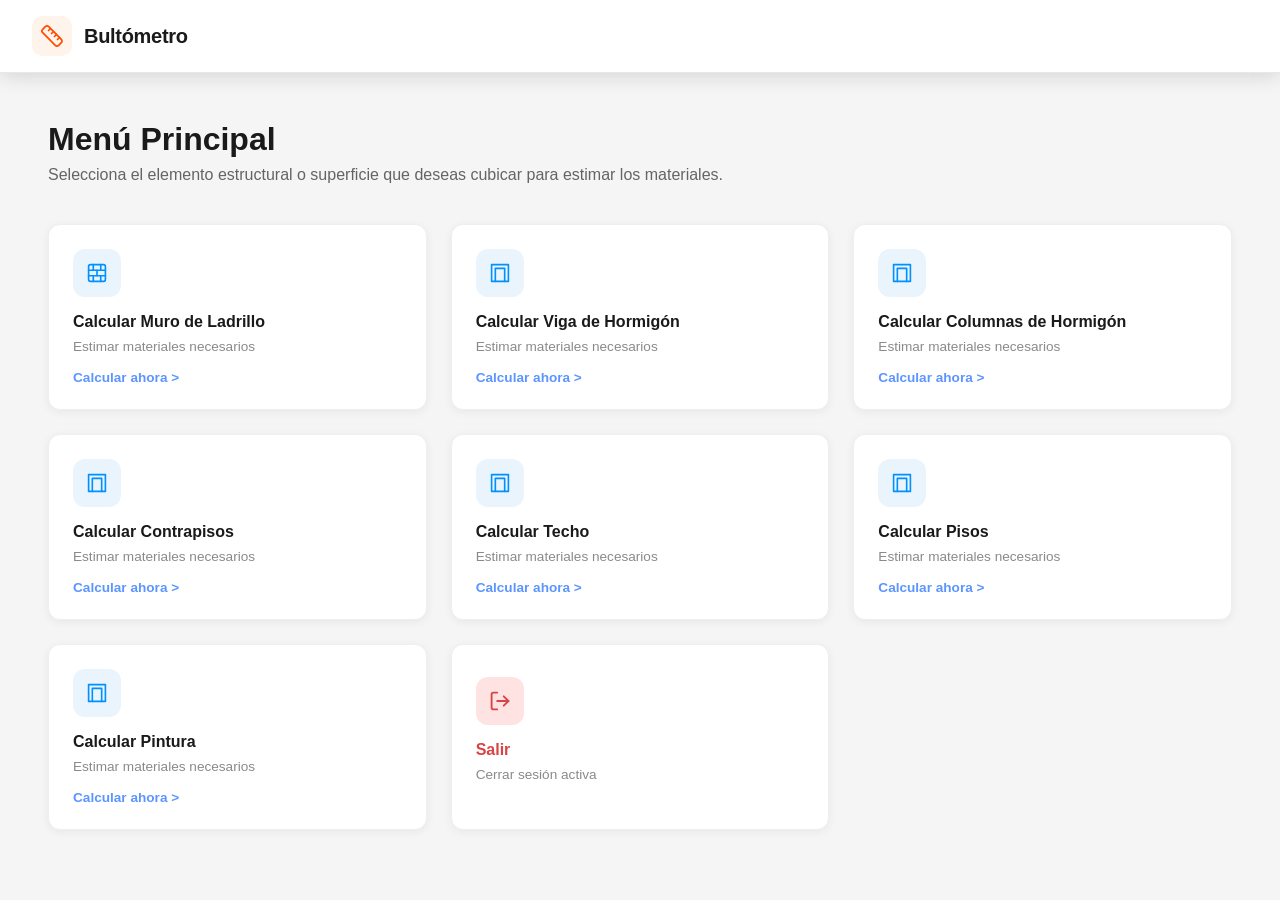
<file: index.html>
<!DOCTYPE html>
<html lang="es">
<head>
    <meta charset="UTF-8">
    <meta name="viewport" content="width=device-width, user-scalable=no, initial-scale=1.0, maximum-scale=1.0, minimum-scale=1.0">
    <meta http-equiv="X-UA-Compatible" content="IE=edge">
    <title>Bultómetro</title>
    <meta name="author" content="Juan Pablo Amaya">
    <meta name="description" content="Bultómetro calculadora de materiales de construcción">
    <meta name="keywords" content="bultómetro, calculadora, materiales, construcción">
    <meta name="robots" content="index, follow">
    <link rel="icon" type="image/x-icon" href="img/Logo.png">
    <link rel="stylesheet" href="css/index.css">
</head>
<body>
    <header>
            <div class="header__logo">
            <span class="header__logo-icon"><svg xmlns="http://www.w3.org/2000/svg" width="256" height="256" viewBox="0 0 24 24" fill="none" stroke="#ff4d00" stroke-width="1.75" stroke-linecap="round" stroke-linejoin="round" class="lucide lucide-ruler"><path d="M21.3 15.3a2.4 2.4 0 0 1 0 3.4l-2.6 2.6a2.4 2.4 0 0 1-3.4 0L2.7 8.7a2.41 2.41 0 0 1 0-3.4l2.6-2.6a2.41 2.41 0 0 1 3.4 0Z"/><path d="m14.5 12.5 2-2"/><path d="m11.5 9.5 2-2"/><path d="m8.5 6.5 2-2"/><path d="m17.5 15.5 2-2"/></svg></span>
            <span class="header__logo-text">Bultómetro</span></div>
    </header>
    <main>
        <div class="titulo-menu">
        <h2>Menú Principal</h2>
        <p>Selecciona el elemento estructural o superficie que deseas cubicar para estimar los materiales.</p>
        </div>
        <div class="menu">
        <div class="muro-ladrillo">
            <a href="muro-ladrillo.html" class="btn"><svg xmlns="http://www.w3.org/2000/svg" width="256" height="256" viewBox="0 0 24 24" fill="none" stroke="#0091ff" stroke-width="1.75" stroke-linecap="round" stroke-linejoin="round" class="lucide lucide-brick-wall"><rect width="18" height="18" x="3" y="3" rx="2"/><path d="M12 9v6"/><path d="M16 15v6"/><path d="M16 3v6"/><path d="M3 15h18"/><path d="M3 9h18"/><path d="M8 15v6"/><path d="M8 3v6"/></svg>
            <h2>Calcular Muro de Ladrillo</h2>
            <p>Estimar materiales necesarios</p>
                Calcular ahora ></a>
        </div>
        <div class="viga-hormigon">
            <a href="viga-hormigon.html" class="btn"><svg xmlns="http://www.w3.org/2000/svg" width="256" height="256" viewBox="0 0 24 24" fill="none" stroke="#0091ff" stroke-width="1.75" stroke-linecap="round" stroke-linejoin="round" class="lucide lucide-arch"><path d="M21 21H3V3h18v18Z"/><path d="M7 21V7h10v14"/></svg>
            <h2>Calcular Viga de Hormigón</h2>
            <p>Estimar materiales necesarios</p>
                Calcular ahora ></a>
        </div>
        <div class="columna-hormigon">
            <a href="columna-hormigon.html" class="btn"><svg xmlns="http://www.w3.org/2000/svg" width="256" height="256" viewBox="0 0 24 24" fill="none" stroke="#0091ff" stroke-width="1.75" stroke-linecap="round" stroke-linejoin="round" class="lucide lucide-arch"><path d="M21 21H3V3h18v18Z"/><path d="M7 21V7h10v14"/></svg>
            <h2>Calcular Columnas de Hormigón</h2>
            <p>Estimar materiales necesarios</p>
                Calcular ahora ></a>
        </div>
        <div class="contrapisos">
            <a href="contrapiso.html" class="btn"><svg xmlns="http://www.w3.org/2000/svg" width="256" height="256" viewBox="0 0 24 24" fill="none" stroke="#0091ff" stroke-width="1.75" stroke-linecap="round" stroke-linejoin="round" class="lucide lucide-arch"><path d="M21 21H3V3h18v18Z"/><path d="M7 21V7h10v14"/></svg>
            <h2>Calcular Contrapisos</h2>
            <p>Estimar materiales necesarios</p>
                Calcular ahora ></a>
        </div>
        <div class="calcular-techo">
            <a href="techo.html" class="btn"><svg xmlns="http://www.w3.org/2000/svg" width="256" height="256" viewBox="0 0 24 24" fill="none" stroke="#0091ff" stroke-width="1.75" stroke-linecap="round" stroke-linejoin="round" class="lucide lucide-arch"><path d="M21 21H3V3h18v18Z"/><path d="M7 21V7h10v14"/></svg>
            <h2>Calcular Techo</h2>
            <p>Estimar materiales necesarios</p>
                Calcular ahora ></a>
        </div>
        <div class="calcular-pisos">
            <a href="pisos.html" class="btn"><svg xmlns="http://www.w3.org/2000/svg" width="256" height="256" viewBox="0 0 24 24" fill="none" stroke="#0091ff" stroke-width="1.75" stroke-linecap="round" stroke-linejoin="round" class="lucide lucide-arch"><path d="M21 21H3V3h18v18Z"/><path d="M7 21V7h10v14"/></svg>
            <h2>Calcular Pisos</h2>
            <p>Estimar materiales necesarios</p>
                Calcular ahora ></a>
        </div>
        <div class="calcular-pintura">
            <a href="pintura.html" class="btn"><svg xmlns="http://www.w3.org/2000/svg" width="256" height="256" viewBox="0 0 24 24" fill="none" stroke="#0091ff" stroke-width="1.75" stroke-linecap="round" stroke-linejoin="round" class="lucide lucide-arch"><path d="M21 21H3V3h18v18Z"/><path d="M7 21V7h10v14"/></svg>
            <h2>Calcular Pintura</h2>
            <p>Estimar materiales necesarios</p>
                Calcular ahora ></a>
        </div>
        <div class="salir">
            <a href="login.html" class="btn"><svg xmlns="http://www.w3.org/2000/svg" width="24" height="24" viewBox="0 0 24 24" fill="none" stroke="#da4343" stroke-width="2" stroke-linecap="round" stroke-linejoin="round" class="lucide lucide-log-out preview-icon"><path d="m16 17 5-5-5-5"/><path d="M21 12H9"/><path d="M9 21H5a2 2 0 0 1-2-2V5a2 2 0 0 1 2-2h4"/></svg>
            <h2>Salir</h2>
            <p>Cerrar sesión activa</p></a>
        </div>
        </div>
    </main>
    <footer>
    </footer>
</body>
</html>
</file>
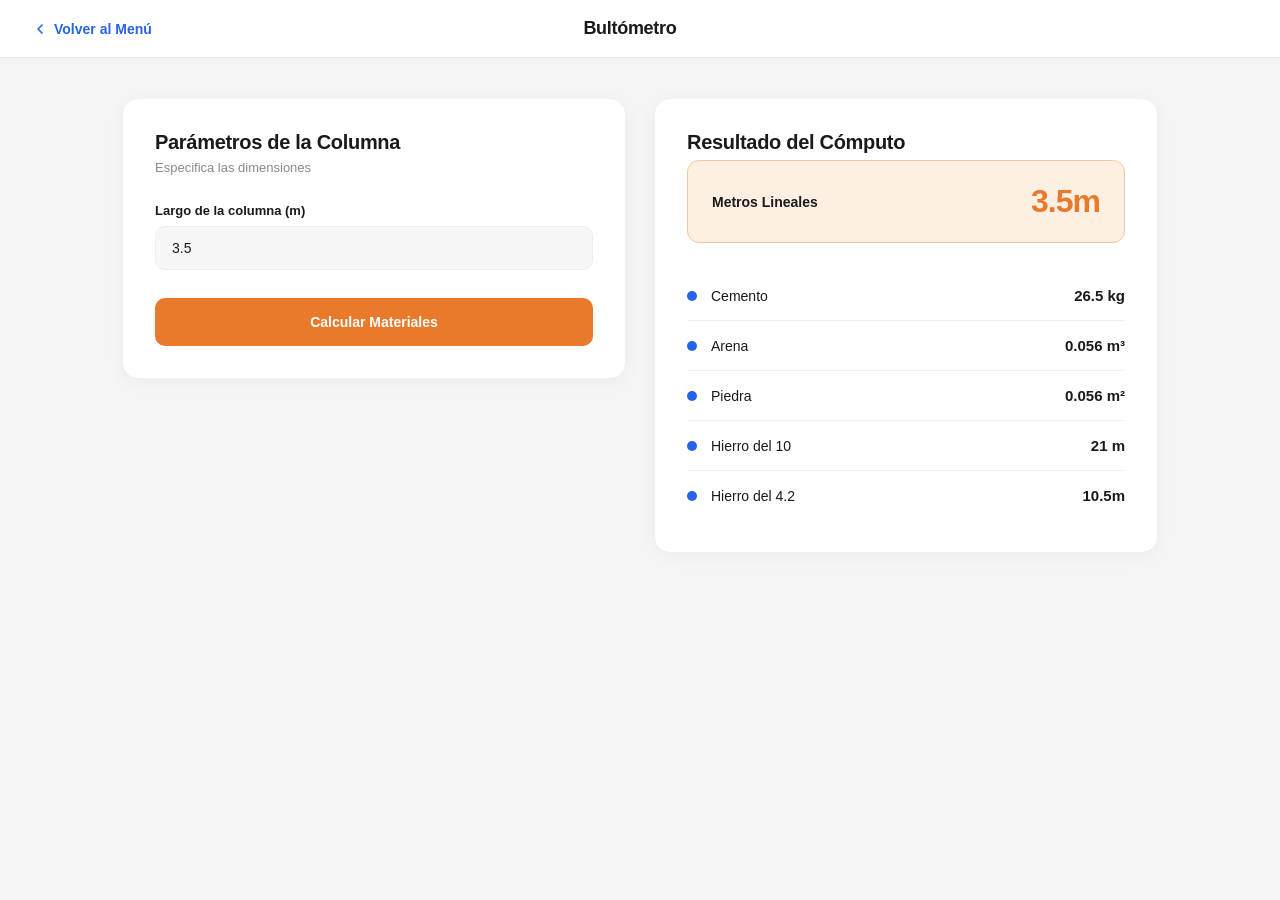
<file: columna-hormigon.html>
<!DOCTYPE html>
<html lang="es">
<head>
    <meta charset="UTF-8">
    <meta name="viewport" content="width=device-width, initial-scale=1.0">
    <title>Bultómetro - Calcular Columna de Hormigón</title>
    <link rel="stylesheet" href="css/calcular.css">
</head>
<body>
    <header class="header">
        <a href="index.html" class="header__back">
            <svg width="16" height="16" viewBox="0 0 24 24" fill="none" stroke="#2563eb" stroke-width="2.5" stroke-linecap="round" stroke-linejoin="round">
                <polyline points="15 18 9 12 15 6"></polyline>
            </svg>
            Volver al Menú
        </a>
        <span class="header__title">Bultómetro</span>
        <div class="header__spacer"></div>
    </header>
    <main class="container">
        <section class="panel">
            <h1 class="panel__title">Parámetros de la Columna</h1>
            <p class="panel__subtitle">Especifica las dimensiones</p>

            <form class="form" id="muroForm">
                <div class="form__group">
                    <label for="largo">Largo de la columna (m)</label>
                    <input type="number" id="largo" name="largo" step="0.01" min="0.1" value="3.5" required>
                </div>
                <button type="submit" class="btn-calcular">Calcular Materiales</button>
            </form>
        </section>
        <section class="panel">
            <h2 class="panel__title">Resultado del Cómputo</h2>
            <div class="resultado-total">
                <span class="resultado-total__label">Metros Lineales</span>
                <span class="resultado-total__value" id="superficieTotal">3.5m</span>
            </div>
            <ul class="resultado-lista">
                <li class="resultado-item">
                    <span class="resultado-item__dot"></span>
                    <span class="resultado-item__nombre">Cemento</span>
                    <span class="resultado-item__valor" id="totalCemento">26.5 kg</span>
                </li>
                <li class="resultado-item">
                    <span class="resultado-item__dot"></span>
                    <span class="resultado-item__nombre">Arena</span>
                    <span class="resultado-item__valor" id="totalArena">0.056 m³</span>
                </li>
                <li class="resultado-item">
                    <span class="resultado-item__dot"></span>
                    <span class="resultado-item__nombre">Piedra</span>
                    <span class="resultado-item__valor" id="totalLadrillos">0.056 m²</span>
                </li>
                <li class="resultado-item">
                    <span class="resultado-item__dot"></span>
                    <span class="resultado-item__nombre">Hierro del 10</span>
                    <span class="resultado-item__valor" id="totalLadrillos">21 m</span>
                </li>
                <li class="resultado-item">
                    <span class="resultado-item__dot"></span>
                    <span class="resultado-item__nombre">Hierro del 4.2</span>
                    <span class="resultado-item__valor" id="totalLadrillos">10.5m</span>
                </li>
            </ul>
        </section>

    </main>
</body>
</html>
</file>
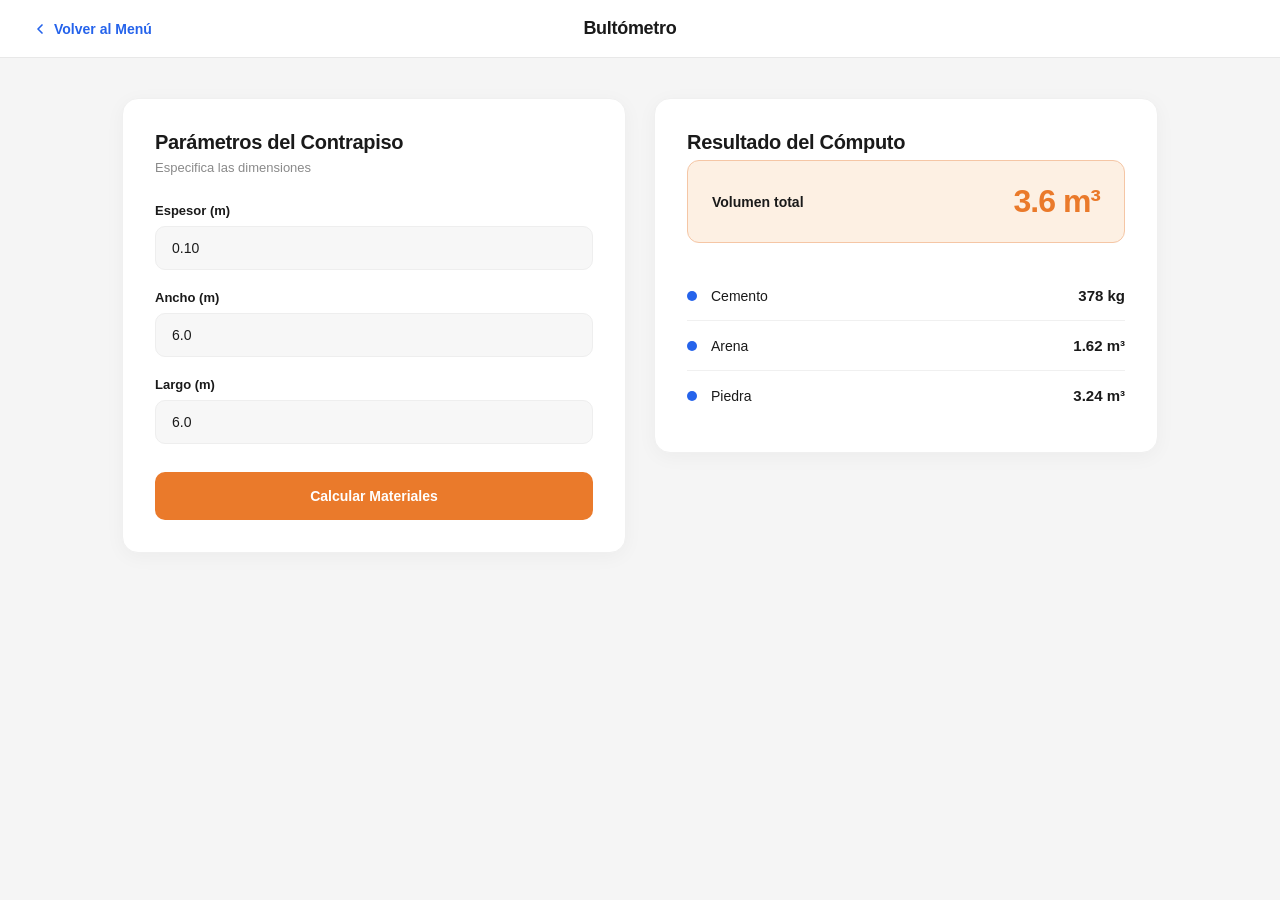
<file: contrapiso.html>
<!DOCTYPE html>
<html lang="es">
<head>
    <meta charset="UTF-8">
    <meta name="viewport" content="width=device-width, initial-scale=1.0">
    <title>Bultómetro - Calcular Contrapiso</title>
    <link rel="stylesheet" href="css/calcular.css">
</head>
<body>
    <header class="header">
        <a href="index.html" class="header__back">
            <svg width="16" height="16" viewBox="0 0 24 24" fill="none" stroke="#2563eb" stroke-width="2.5" stroke-linecap="round" stroke-linejoin="round">
                <polyline points="15 18 9 12 15 6"></polyline>
            </svg>
            Volver al Menú
        </a>
        <span class="header__title">Bultómetro</span>
        <div class="header__spacer"></div>
    </header>
    <main class="container">
        <section class="panel">
            <h1 class="panel__title">Parámetros del Contrapiso</h1>
            <p class="panel__subtitle">Especifica las dimensiones</p>

            <form class="form" id="muroForm">
                <div class="form__group">
                    <label for="espesor">Espesor (m)</label>
                    <input type="number" id="espesor" name="espesor" step="0.01" min="0.1" value="0.10" required>
                </div>

                <div class="form__group">
                    <label for="largo">Ancho (m)</label>
                    <input type="number" id="largo" name="largo" step="0.01" min="0.1" value="6.0" required>
                </div>

                <div class="form__group">
                    <label for="alto">Largo (m)</label>
                    <input type="number" id="alto" name="alto" step="0.01" min="0.1" value="6.0" required>
                </div>

                <button type="submit" class="btn-calcular">Calcular Materiales</button>
            </form>
        </section>
        <section class="panel">
            <h2 class="panel__title">Resultado del Cómputo</h2>
            <div class="resultado-total">
                <span class="resultado-total__label">Volumen total</span>
                <span class="resultado-total__value" id="superficieTotal">3.6 m³</span>
            </div>
            <ul class="resultado-lista">
                <li class="resultado-item">
                    <span class="resultado-item__dot"></span>
                    <span class="resultado-item__nombre">Cemento</span>
                    <span class="resultado-item__valor" id="totalCemento">378 kg</span>
                </li>
                <li class="resultado-item">
                    <span class="resultado-item__dot"></span>
                    <span class="resultado-item__nombre">Arena</span>
                    <span class="resultado-item__valor" id="totalArena">1.62 m³</span>
                </li>
                <li class="resultado-item">
                    <span class="resultado-item__dot"></span>
                    <span class="resultado-item__nombre">Piedra</span>
                    <span class="resultado-item__valor" id="totalLadrillos">3.24 m³</span>
                </li>
            </ul>
        </section>

    </main>
</body>
</html>
</file>
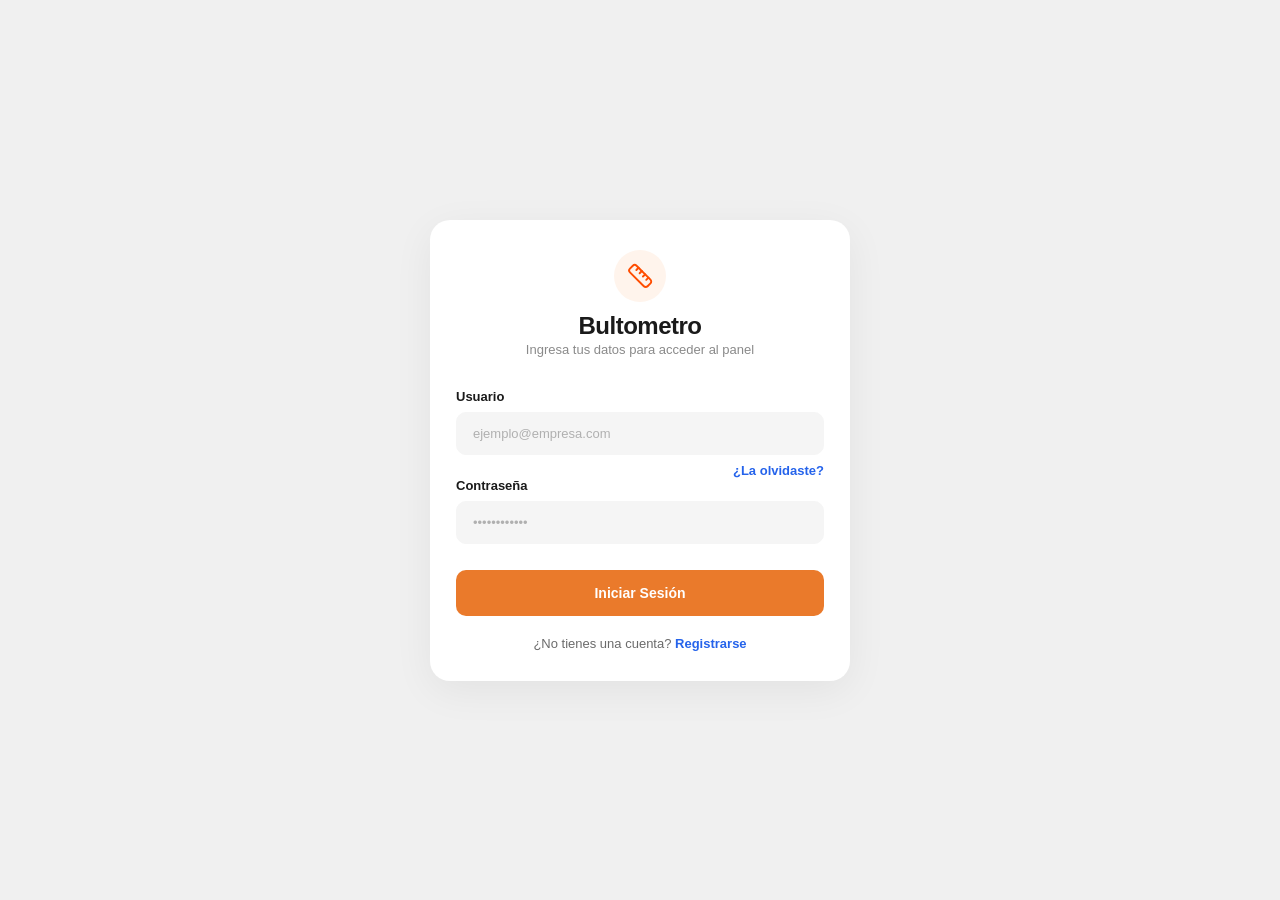
<file: login.html>
<!DOCTYPE html>
<html lang="es">
<head>
    <meta charset="UTF-8">
    <meta name="viewport" content="width=device-width, initial-scale=1.0">
    <title>Bultómetro - Registro</title>
    <link rel="stylesheet" href="css/registro-login.css">
</head>
<body>

    <div class="card">
        <div class="card__icon">
            <svg xmlns="http://www.w3.org/2000/svg" width="256" height="256" viewBox="0 0 24 24" fill="none" stroke="#ff4d00" stroke-width="1.75" stroke-linecap="round" stroke-linejoin="round" class="lucide lucide-ruler"><path d="M21.3 15.3a2.4 2.4 0 0 1 0 3.4l-2.6 2.6a2.4 2.4 0 0 1-3.4 0L2.7 8.7a2.41 2.41 0 0 1 0-3.4l2.6-2.6a2.41 2.41 0 0 1 3.4 0Z"/><path d="m14.5 12.5 2-2"/><path d="m11.5 9.5 2-2"/><path d="m8.5 6.5 2-2"/><path d="m17.5 15.5 2-2"/></svg>
                <path d="M3 21L21 3"/>
                <path d="M9 3H21V15"/>
            </svg>
        </div>
        <h1 class="card__title">Bultometro</h1>
        <p class="card__subtitle">Ingresa tus datos para acceder al panel</p>
        <form class="form">
            <div class="form__group">
                <label for="correo">Usuario</label>
                <input type="email" id="correo" name="correo" placeholder="ejemplo@empresa.com" required>
            </div>
            <p class="olvido-contraseña"><a href="recuperar-usuario.html">¿La olvidaste?</a></p>
            <div class="form__group">
                <label for="password">Contraseña</label>
                <input type="password" id="password" name="password" placeholder="••••••••••••" required>
            </div>
            <button type="submit" class="btn-registrar" method="post" action="">Iniciar Sesión</button>
        </form>
        <p class="card__footer">
            ¿No tienes una cuenta? <a href="registro.html">Registrarse</a>
        </p>
    </div>

</body>
</html>
</file>
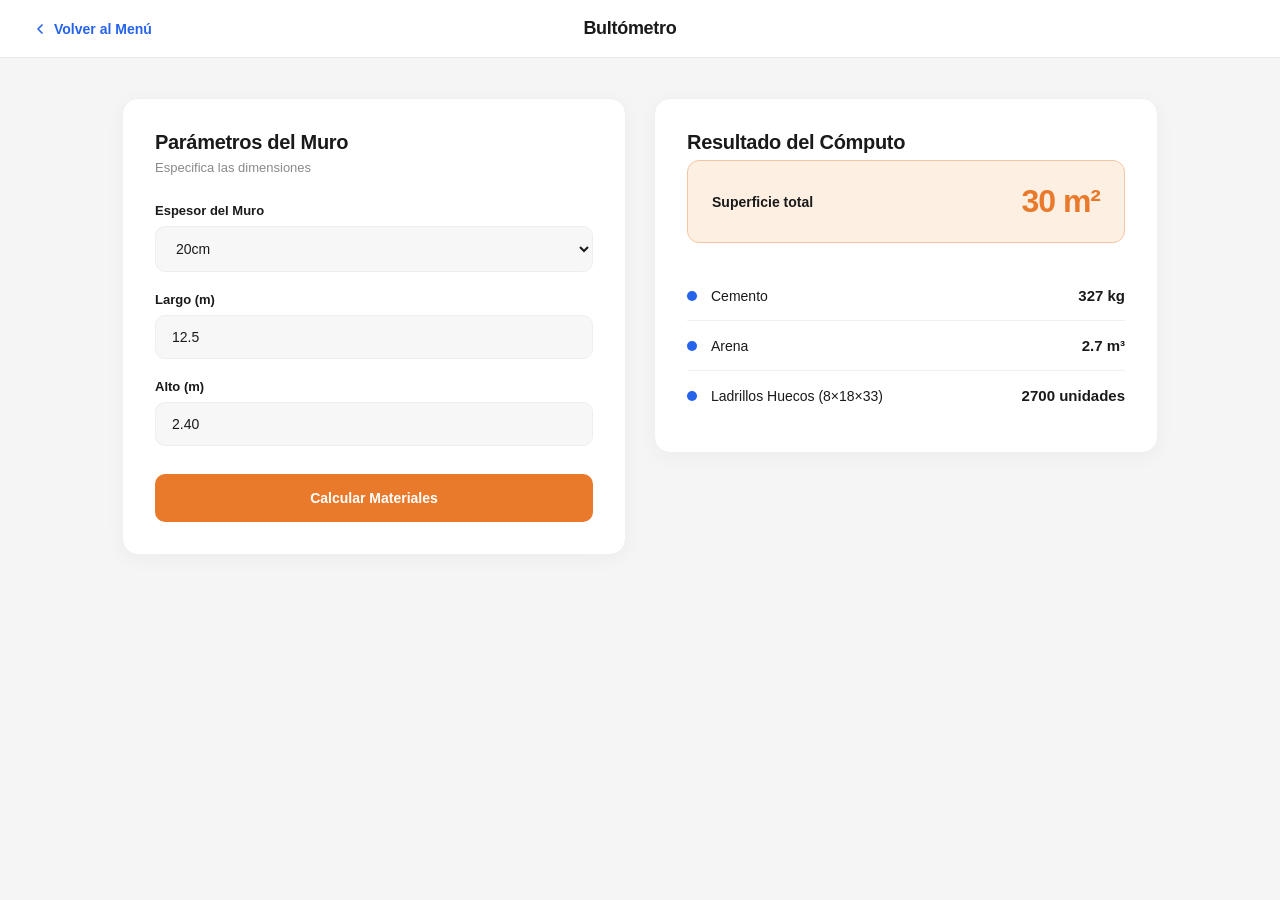
<file: muro-ladrillo.html>
<!DOCTYPE html>
<html lang="es">
<head>
    <meta charset="UTF-8">
    <meta name="viewport" content="width=device-width, initial-scale=1.0">
    <title>Bultómetro - Calcular Muro de Ladrillo</title>
    <link rel="stylesheet" href="css/calcular.css">
</head>
<body>
    <header class="header">
        <a href="index.html" class="header__back">
            <svg width="16" height="16" viewBox="0 0 24 24" fill="none" stroke="#2563eb" stroke-width="2.5" stroke-linecap="round" stroke-linejoin="round">
                <polyline points="15 18 9 12 15 6"></polyline>
            </svg>
            Volver al Menú
        </a>
        <span class="header__title">Bultómetro</span>
        <div class="header__spacer"></div>
    </header>
    <main class="container">
        <section class="panel">
            <h1 class="panel__title">Parámetros del Muro</h1>
            <p class="panel__subtitle">Especifica las dimensiones</p>

            <form class="form" id="muroForm">
                <div class="form__group">
                    <label for="espesor">Espesor del Muro</label>
                    <select id="espesor" name="espesor">
                        <option value="20" selected>20cm</option>
                        <option value="30">30cm</option>
                    </select>
                </div>

                <div class="form__group">
                    <label for="largo">Largo (m)</label>
                    <input type="number" id="largo" name="largo" step="0.01" min="0.1" value="12.5" required>
                </div>

                <div class="form__group">
                    <label for="alto">Alto (m)</label>
                    <input type="number" id="alto" name="alto" step="0.01" min="0.1" value="2.40" required>
                </div>

                <button type="submit" class="btn-calcular">Calcular Materiales</button>
            </form>
        </section>
        <section class="panel">
            <h2 class="panel__title">Resultado del Cómputo</h2>
            <div class="resultado-total">
                <span class="resultado-total__label">Superficie total</span>
                <span class="resultado-total__value" id="superficieTotal">30 m²</span>
            </div>
            <ul class="resultado-lista">
                <li class="resultado-item">
                    <span class="resultado-item__dot"></span>
                    <span class="resultado-item__nombre">Cemento</span>
                    <span class="resultado-item__valor" id="totalCemento">327 kg</span>
                </li>
                <li class="resultado-item">
                    <span class="resultado-item__dot"></span>
                    <span class="resultado-item__nombre">Arena</span>
                    <span class="resultado-item__valor" id="totalArena">2.7 m³</span>
                </li>
                <li class="resultado-item">
                    <span class="resultado-item__dot"></span>
                    <span class="resultado-item__nombre">Ladrillos Huecos (8×18×33)</span>
                    <span class="resultado-item__valor" id="totalLadrillos">2700 unidades</span>
                </li>
            </ul>
        </section>

    </main>
</body>
</html>
</file>
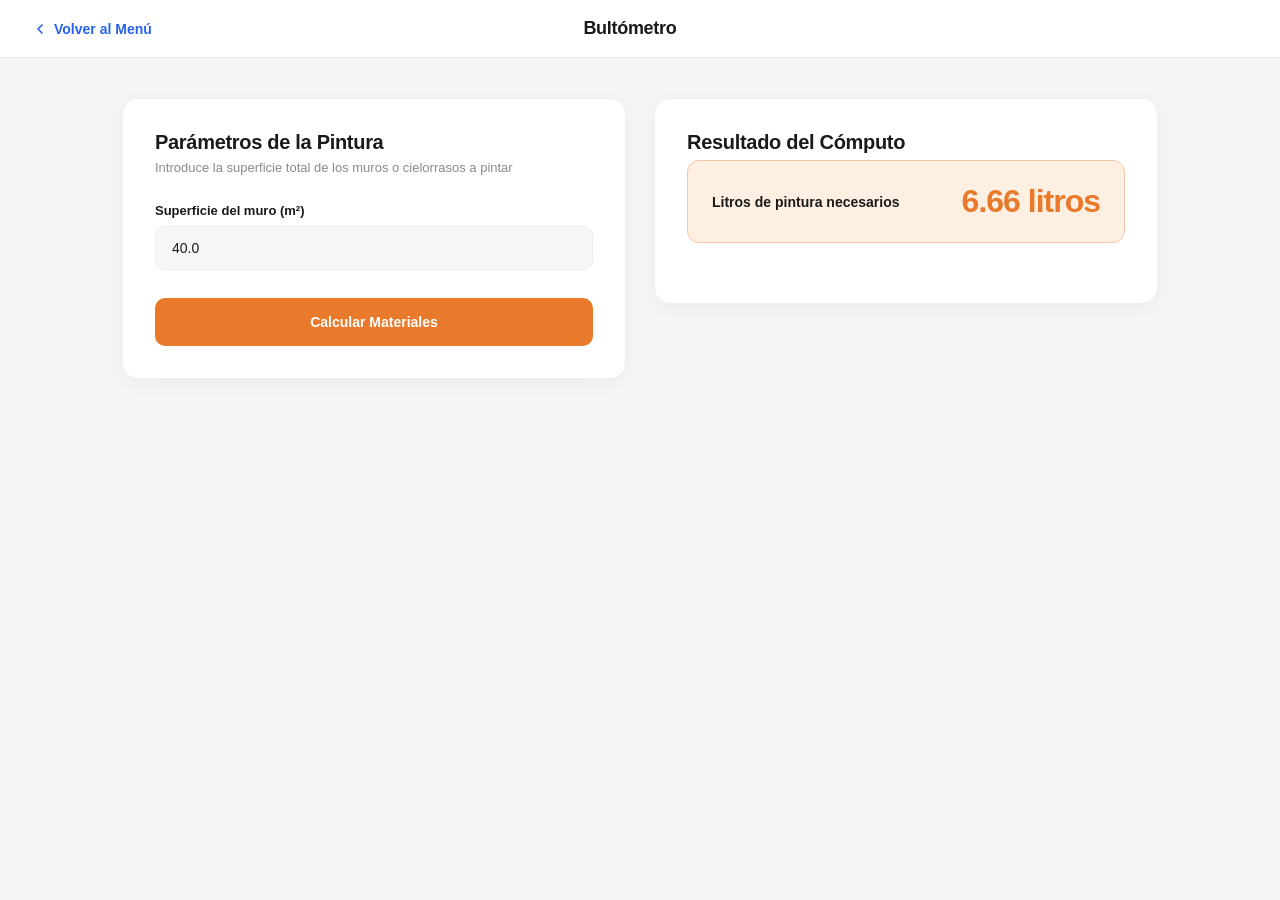
<file: pintura.html>
<!DOCTYPE html>
<html lang="es">
<head>
    <meta charset="UTF-8">
    <meta name="viewport" content="width=device-width, initial-scale=1.0">
    <title>Bultómetro - Calcular Pintura</title>
    <link rel="stylesheet" href="css/calcular.css">
</head>
<body>
    <header class="header">
        <a href="index.html" class="header__back">
            <svg width="16" height="16" viewBox="0 0 24 24" fill="none" stroke="#2563eb" stroke-width="2.5" stroke-linecap="round" stroke-linejoin="round">
                <polyline points="15 18 9 12 15 6"></polyline>
            </svg>
            Volver al Menú
        </a>
        <span class="header__title">Bultómetro</span>
        <div class="header__spacer"></div>
    </header>
    <main class="container">
        <section class="panel">
            <h1 class="panel__title">Parámetros de la Pintura</h1>
            <p class="panel__subtitle">Introduce la superficie total de los muros o cielorrasos a pintar</p>

            <form class="form" id="muroForm">
                <div class="form__group">
                    <label for="superficie">Superficie del muro (m²)</label>
                    <input type="number" id="superficie" name="superficie" step="0.01" min="0.1" value="40.0" required>
                </div>
                <button type="submit" class="btn-calcular">Calcular Materiales</button>
            </form>
        </section>
        <section class="panel">
            <h2 class="panel__title">Resultado del Cómputo</h2>
            <div class="resultado-total">
                <span class="resultado-total__label">Litros de pintura necesarios</span>
                <span class="resultado-total__value" id="superficieTotal">6.66 litros</span>
            </div>
        </section>

    </main>
</body>
</html>
</file>
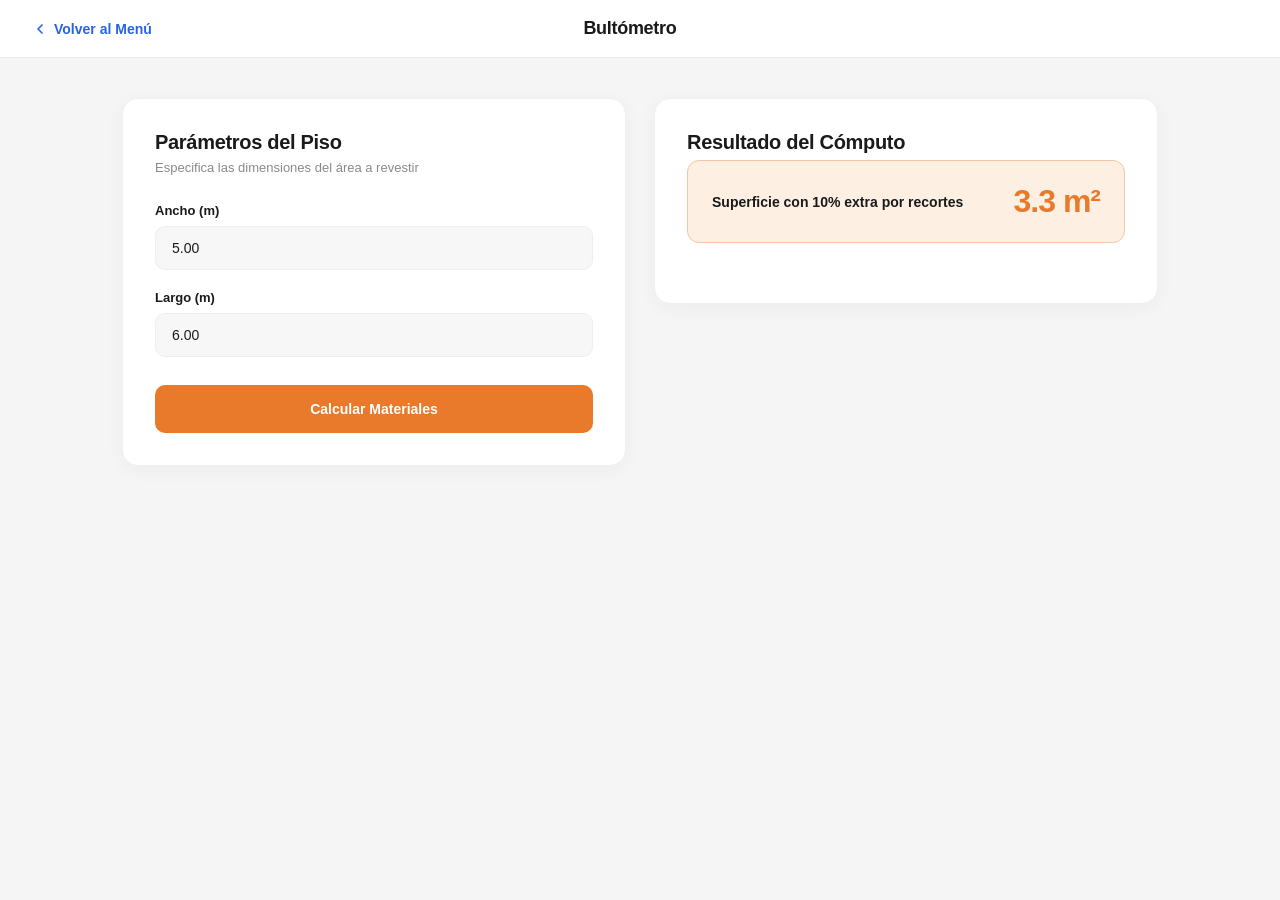
<file: pisos.html>
<!DOCTYPE html>
<html lang="es">
<head>
    <meta charset="UTF-8">
    <meta name="viewport" content="width=device-width, initial-scale=1.0">
    <title>Bultómetro - Calcular Pisos</title>
    <link rel="stylesheet" href="css/calcular.css">
</head>
<body>
    <header class="header">
        <a href="index.html" class="header__back">
            <svg width="16" height="16" viewBox="0 0 24 24" fill="none" stroke="#2563eb" stroke-width="2.5" stroke-linecap="round" stroke-linejoin="round">
                <polyline points="15 18 9 12 15 6"></polyline>
            </svg>
            Volver al Menú
        </a>
        <span class="header__title">Bultómetro</span>
        <div class="header__spacer"></div>
    </header>
    <main class="container">
        <section class="panel">
            <h1 class="panel__title">Parámetros del Piso</h1>
            <p class="panel__subtitle">Especifica las dimensiones del área a revestir</p>

            <form class="form" id="muroForm">
                <div class="form__group">
                    <label for="ancho">Ancho (m)</label>
                    <input type="number" id="ancho" name="ancho" step="0.01" min="0.1" value="5.00" required>
                </div>

                <div class="form__group">
                    <label for="largo">Largo (m)</label>
                    <input type="number" id="largo" name="largo" step="0.01" min="0.1" value="6.00" required>
                </div>
                <button type="submit" class="btn-calcular">Calcular Materiales</button>
            </form>
        </section>
        <section class="panel">
            <h2 class="panel__title">Resultado del Cómputo</h2>
            <div class="resultado-total">
                <span class="resultado-total__label">Superficie con 10% extra por recortes</span>
                <span class="resultado-total__value" id="superficieTotal">3.3 m²</span>
            </div>
        </section>
    </main>
</body>
</html>
</file>
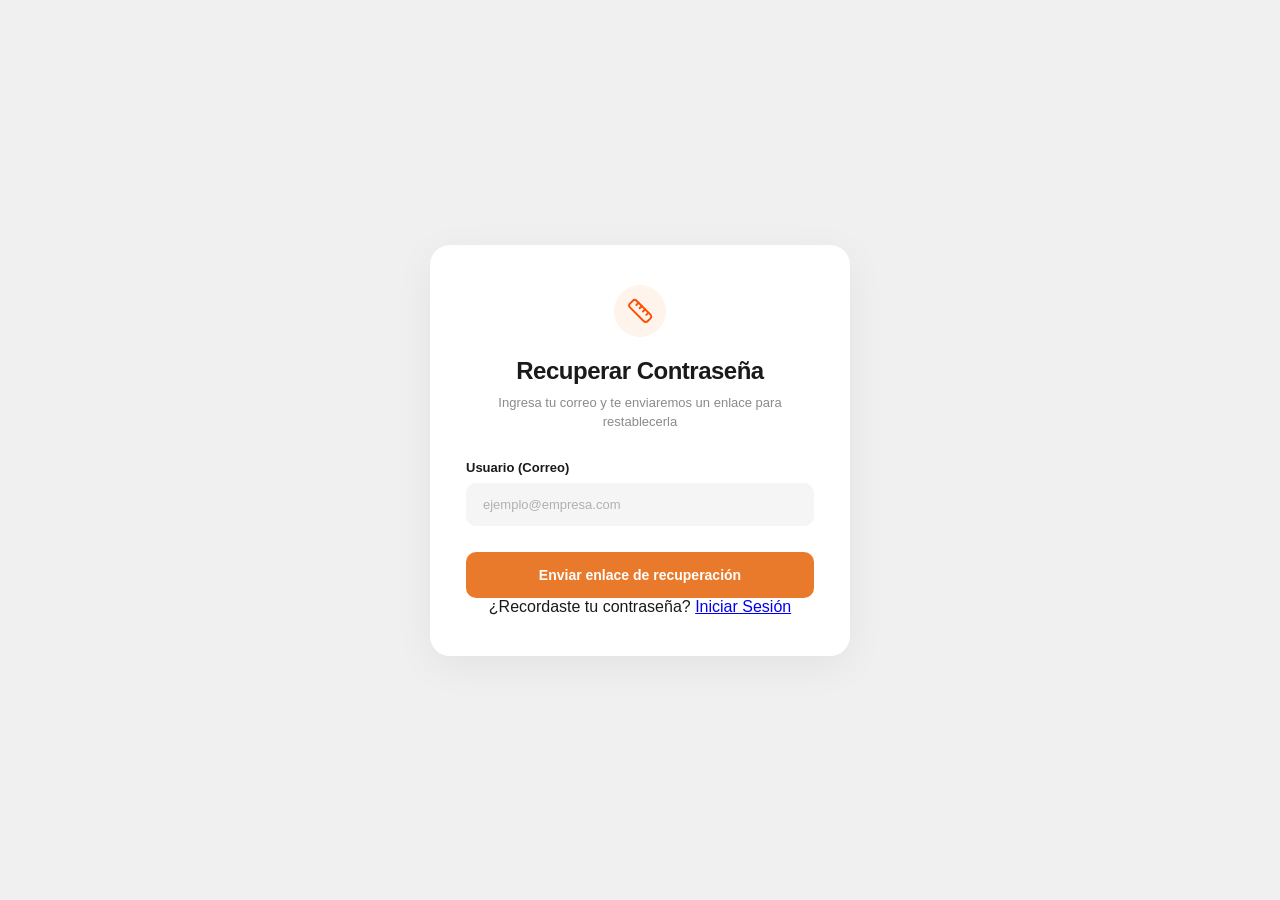
<file: recuperar-usuario.html>
<!DOCTYPE html>
<html lang="es">
<head>
    <meta charset="UTF-8">
    <meta name="viewport" content="width=device-width, initial-scale=1.0">
    <title>Bultómetro - Recuperar Contraseña</title>
    <link rel="stylesheet" href="css/recuperar-usuario.css">
</head>
<body>
    <div class="card">
        <div class="card__icon">
        <svg xmlns="http://www.w3.org/2000/svg" width="256" height="256" viewBox="0 0 24 24" fill="none" stroke="#ff4d00" stroke-width="1.75" stroke-linecap="round" stroke-linejoin="round" class="lucide lucide-ruler"><path d="M21.3 15.3a2.4 2.4 0 0 1 0 3.4l-2.6 2.6a2.4 2.4 0 0 1-3.4 0L2.7 8.7a2.41 2.41 0 0 1 0-3.4l2.6-2.6a2.41 2.41 0 0 1 3.4 0Z"/><path d="m14.5 12.5 2-2"/><path d="m11.5 9.5 2-2"/><path d="m8.5 6.5 2-2"/><path d="m17.5 15.5 2-2"/></svg>    
        </div>
        <h1 class="card__title">Recuperar Contraseña</h1>
        <p class="card__subtitle">Ingresa tu correo y te enviaremos un enlace para restablecerla</p>

        <form class="form" id="recuperarForm">
            <div class="form__group">
                <label for="correo">Usuario (Correo)</label>
                <input type="email" id="correo" name="correo" placeholder="ejemplo@empresa.com" required>
            </div>
            <p class="form__error" id="errorMsg"></p>

            <button type="submit" class="btn-primary">Enviar enlace de recuperación</button>
        </form>
        <div class="confirmacion" id="confirmacion" style="display: none;">
            <div class="confirmacion__icon">
                <svg width="28" height="28" viewBox="0 0 24 24" fill="none" stroke="#16a34a" stroke-width="2.5" stroke-linecap="round" stroke-linejoin="round">
                    <polyline points="20 6 9 17 4 12"></polyline>
                </svg>
            </div>
            <h2 class="confirmacion__title">¡Correo enviado!</h2>
            <p class="confirmacion__text">
                Hemos enviado un enlace de recuperación a<br>
                <strong id="correoEnviado"></strong>
            </p>
            <p class="confirmacion__hint">
                Revisa tu bandeja de entrada y sigue las instrucciones.
            </p>
            <button class="btn-secondary" id="btnVolver">Volver al inicio de sesión</button>
        </div>
        <p class="card__footer" id="footerLink">
            ¿Recordaste tu contraseña? <a href="login.html">Iniciar Sesión</a>
        </p>
    </div>
</body>
</html>
</file>
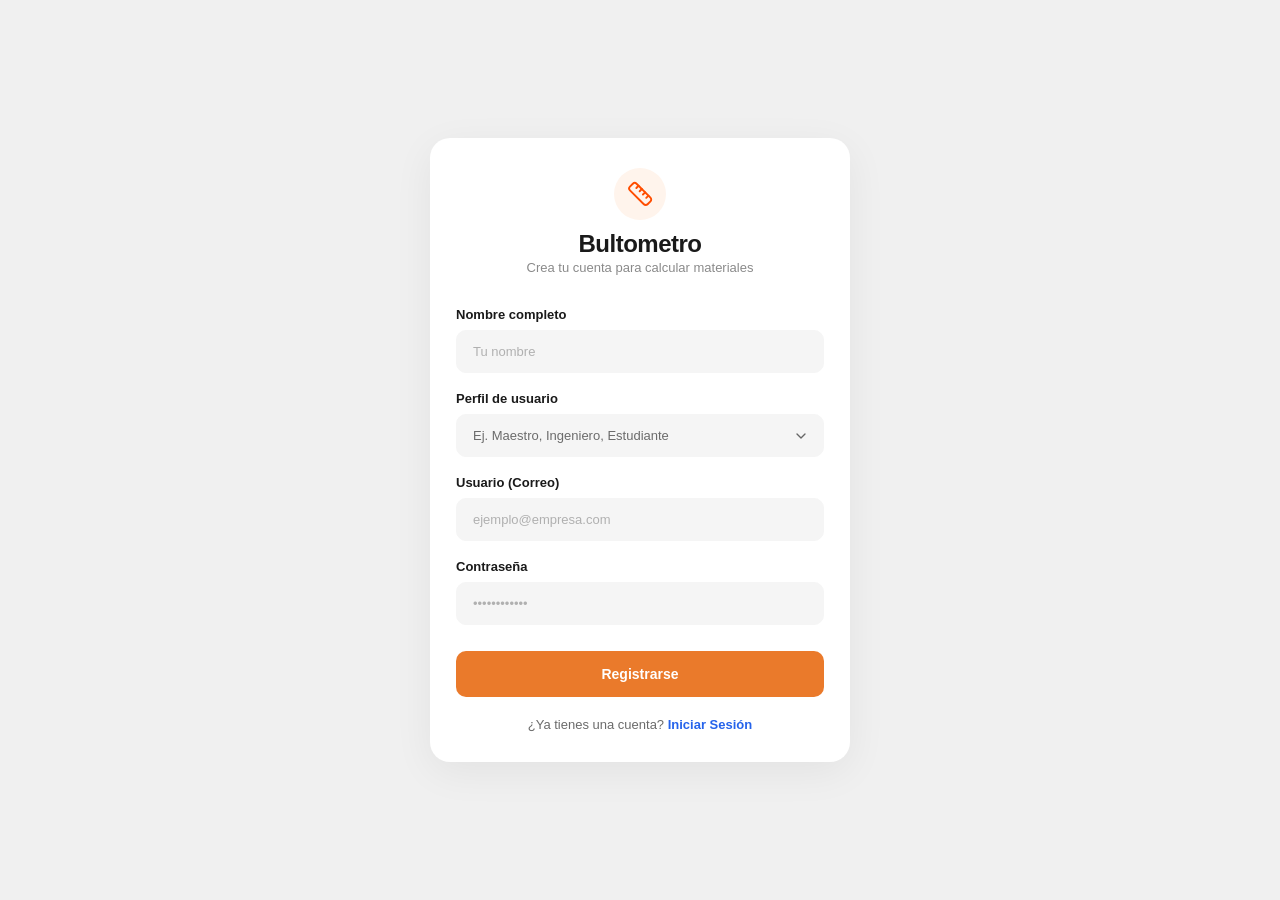
<file: registro.html>
<!DOCTYPE html>
<html lang="es">
<head>
    <meta charset="UTF-8">
    <meta name="viewport" content="width=device-width, initial-scale=1.0">
    <title>Bultómetro - Registro</title>
    <link rel="stylesheet" href="css/registro-login.css">
</head>
<body>

    <div class="card">
        <div class="card__icon">
            <svg xmlns="http://www.w3.org/2000/svg" width="256" height="256" viewBox="0 0 24 24" fill="none" stroke="#ff4d00" stroke-width="1.75" stroke-linecap="round" stroke-linejoin="round" class="lucide lucide-ruler"><path d="M21.3 15.3a2.4 2.4 0 0 1 0 3.4l-2.6 2.6a2.4 2.4 0 0 1-3.4 0L2.7 8.7a2.41 2.41 0 0 1 0-3.4l2.6-2.6a2.41 2.41 0 0 1 3.4 0Z"/><path d="m14.5 12.5 2-2"/><path d="m11.5 9.5 2-2"/><path d="m8.5 6.5 2-2"/><path d="m17.5 15.5 2-2"/></svg>
                <path d="M3 21L21 3"/>
                <path d="M9 3H21V15"/>
            </svg>
        </div>
        <h1 class="card__title">Bultometro</h1>
        <p class="card__subtitle">Crea tu cuenta para calcular materiales</p>
        <form class="form">
            <div class="form__group">
                <label for="nombre">Nombre completo</label>
                <input type="text" id="nombre" name="nombre" placeholder="Tu nombre" required>
            </div>

            <div class="form__group">
                <label for="perfil">Perfil de usuario</label>
                <select id="perfil" name="perfil" required>
                    <option value="" disabled selected>Ej. Maestro, Ingeniero, Estudiante</option>
                    <option value="maestro">Maestro de obra</option>
                    <option value="ingeniero">Ingeniero</option>
                    <option value="arquitecto">Arquitecto</option>
                    <option value="estudiante">Estudiante</option>
                    <option value="otro">Otro</option>
                </select>
            </div>
            <div class="form__group">
                <label for="correo">Usuario (Correo)</label>
                <input type="email" id="correo" name="correo" placeholder="ejemplo@empresa.com" required>
            </div>
            <div class="form__group">
                <label for="password">Contraseña</label>
                <input type="password" id="password" name="password" placeholder="••••••••••••" required>
            </div>
            <button type="submit" class="btn-registrar" method="post" action="">Registrarse</button>
        </form>
        <p class="card__footer">
            ¿Ya tienes una cuenta? <a href="login.html">Iniciar Sesión</a>
        </p>
    </div>

</body>
</html>
</file>
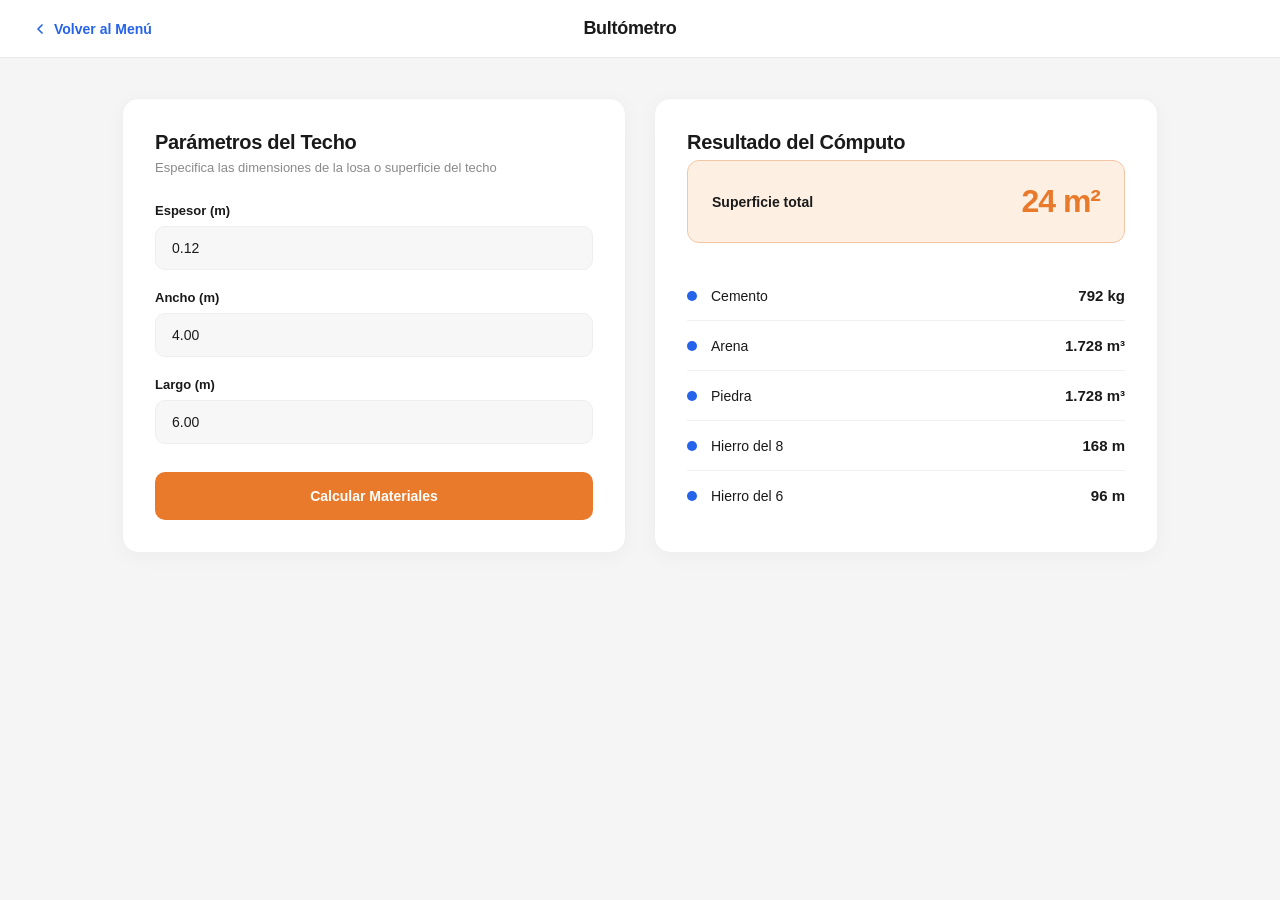
<file: techo.html>
<!DOCTYPE html>
<html lang="es">
<head>
    <meta charset="UTF-8">
    <meta name="viewport" content="width=device-width, initial-scale=1.0">
    <title>Bultómetro - Calcular Contrapiso</title>
    <link rel="stylesheet" href="css/calcular.css">
</head>
<body>
    <header class="header">
        <a href="index.html" class="header__back">
            <svg width="16" height="16" viewBox="0 0 24 24" fill="none" stroke="#2563eb" stroke-width="2.5" stroke-linecap="round" stroke-linejoin="round">
                <polyline points="15 18 9 12 15 6"></polyline>
            </svg>
            Volver al Menú
        </a>
        <span class="header__title">Bultómetro</span>
        <div class="header__spacer"></div>
    </header>
    <main class="container">
        <section class="panel">
            <h1 class="panel__title">Parámetros del Techo</h1>
            <p class="panel__subtitle">Especifica las dimensiones de la losa o superficie del techo</p>

            <form class="form" id="muroForm">
                <div class="form__group">
                    <label for="espesor">Espesor (m)</label>
                    <input type="number" id="espesor" name="espesor" step="0.01" min="0.1" value="0.12" required>
                </div>

                <div class="form__group">
                    <label for="largo">Ancho (m)</label>
                    <input type="number" id="largo" name="largo" step="0.01" min="0.1" value="4.00" required>
                </div>

                <div class="form__group">
                    <label for="alto">Largo (m)</label>
                    <input type="number" id="alto" name="alto" step="0.01" min="0.1" value="6.00" required>
                </div>

                <button type="submit" class="btn-calcular">Calcular Materiales</button>
            </form>
        </section>
        <section class="panel">
            <h2 class="panel__title">Resultado del Cómputo</h2>
            <div class="resultado-total">
                <span class="resultado-total__label">Superficie total</span>
                <span class="resultado-total__value" id="superficieTotal">24 m²</span>
            </div>
            <ul class="resultado-lista">
                <li class="resultado-item">
                    <span class="resultado-item__dot"></span>
                    <span class="resultado-item__nombre">Cemento</span>
                    <span class="resultado-item__valor" id="totalCemento">792 kg</span>
                </li>
                <li class="resultado-item">
                    <span class="resultado-item__dot"></span>
                    <span class="resultado-item__nombre">Arena</span>
                    <span class="resultado-item__valor" id="totalArena">1.728 m³</span>
                </li>
                <li class="resultado-item">
                    <span class="resultado-item__dot"></span>
                    <span class="resultado-item__nombre">Piedra</span>
                    <span class="resultado-item__valor" id="totalLadrillos">1.728 m³</span>
                </li>
                <li class="resultado-item">
                    <span class="resultado-item__dot"></span>
                    <span class="resultado-item__nombre">Hierro del 8</span>
                    <span class="resultado-item__valor" id="totalLadrillos">168 m</span>
                </li>
                <li class="resultado-item">
                    <span class="resultado-item__dot"></span>
                    <span class="resultado-item__nombre">Hierro del 6</span>
                    <span class="resultado-item__valor" id="totalLadrillos">96 m</span>
                </li>
            </ul>
        </section>

    </main>
</body>
</html>
</file>
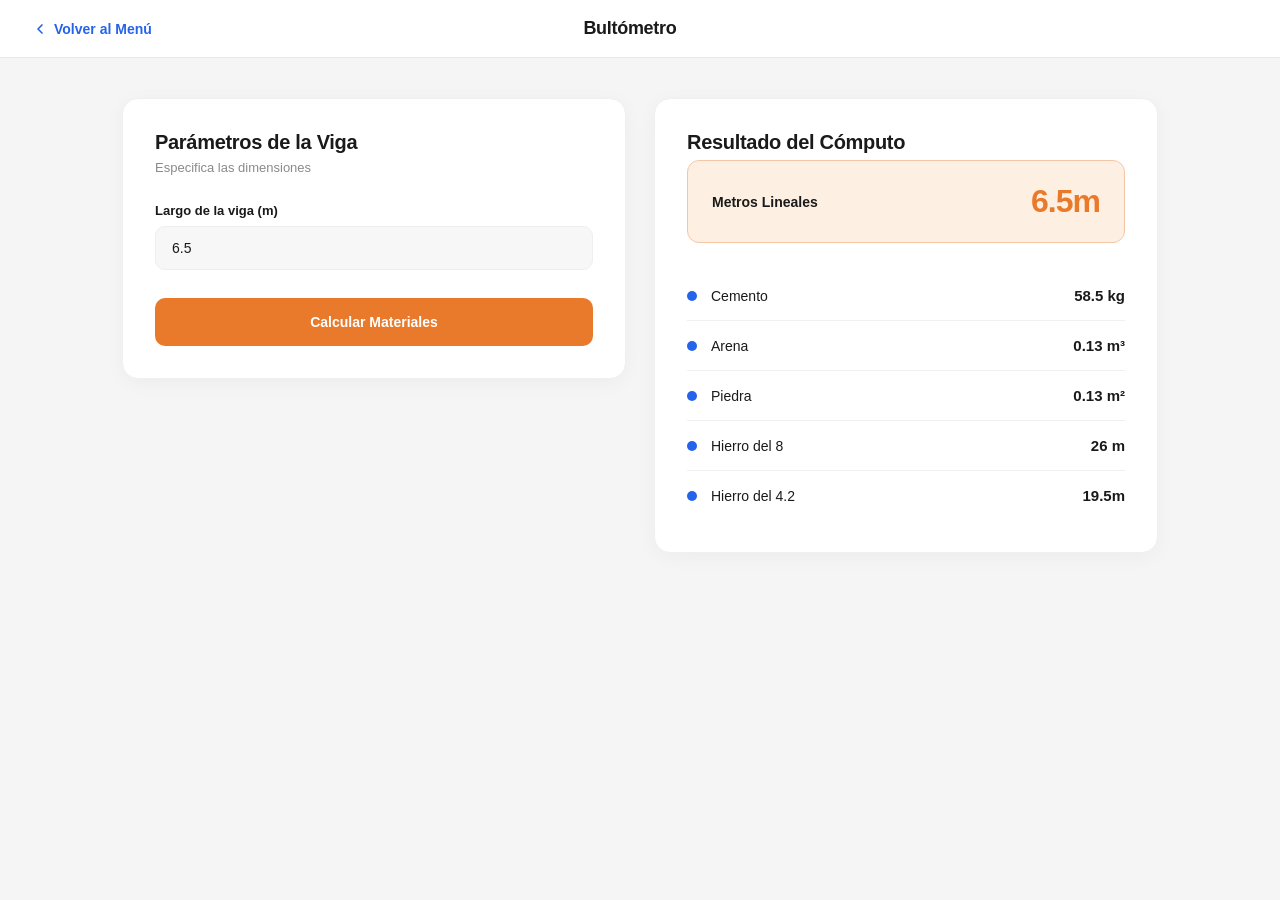
<file: viga-hormigon.html>
<!DOCTYPE html>
<html lang="es">
<head>
    <meta charset="UTF-8">
    <meta name="viewport" content="width=device-width, initial-scale=1.0">
    <title>Bultómetro - Calcular Viga de Hormigón</title>
    <link rel="stylesheet" href="css/calcular.css">
</head>
<body>
    <header class="header">
        <a href="index.html" class="header__back">
            <svg width="16" height="16" viewBox="0 0 24 24" fill="none" stroke="#2563eb" stroke-width="2.5" stroke-linecap="round" stroke-linejoin="round">
                <polyline points="15 18 9 12 15 6"></polyline>
            </svg>
            Volver al Menú
        </a>
        <span class="header__title">Bultómetro</span>
        <div class="header__spacer"></div>
    </header>
    <main class="container">
        <section class="panel">
            <h1 class="panel__title">Parámetros de la Viga</h1>
            <p class="panel__subtitle">Especifica las dimensiones</p>

            <form class="form" id="muroForm">
                <div class="form__group">
                    <label for="largo">Largo de la viga (m)</label>
                    <input type="number" id="largo" name="largo" step="0.01" min="0.1" value="6.5" required>
                </div>
                <button type="submit" class="btn-calcular">Calcular Materiales</button>
            </form>
        </section>
        <section class="panel">
            <h2 class="panel__title">Resultado del Cómputo</h2>
            <div class="resultado-total">
                <span class="resultado-total__label">Metros Lineales</span>
                <span class="resultado-total__value" id="superficieTotal">6.5m</span>
            </div>
            <ul class="resultado-lista">
                <li class="resultado-item">
                    <span class="resultado-item__dot"></span>
                    <span class="resultado-item__nombre">Cemento</span>
                    <span class="resultado-item__valor" id="totalCemento">58.5 kg</span>
                </li>
                <li class="resultado-item">
                    <span class="resultado-item__dot"></span>
                    <span class="resultado-item__nombre">Arena</span>
                    <span class="resultado-item__valor" id="totalArena">0.13 m³</span>
                </li>
                <li class="resultado-item">
                    <span class="resultado-item__dot"></span>
                    <span class="resultado-item__nombre">Piedra</span>
                    <span class="resultado-item__valor" id="totalLadrillos">0.13 m²</span>
                </li>
                <li class="resultado-item">
                    <span class="resultado-item__dot"></span>
                    <span class="resultado-item__nombre">Hierro del 8</span>
                    <span class="resultado-item__valor" id="totalLadrillos">26 m</span>
                </li>
                <li class="resultado-item">
                    <span class="resultado-item__dot"></span>
                    <span class="resultado-item__nombre">Hierro del 4.2</span>
                    <span class="resultado-item__valor" id="totalLadrillos">19.5m</span>
                </li>
            </ul>
        </section>

    </main>
</body>
</html>
</file>
<file: css/index.css>
* {
    margin: 0;
    padding: 0;
    box-sizing: border-box;
}

body {
    font-family: 'Inter', -apple-system, BlinkMacSystemFont, 'Segoe UI', Roboto, sans-serif;
    background-color: #f5f5f5;
    color: #1a1a1a;
}

header {
    background-color: #ffffff;
    padding: 16px 32px;
    border-bottom: 0.01rem solid #e8e8e8;
    box-shadow: 0px 2px 20px rgba(0, 0, 0, 0.15); 
}

.header__logo {
    display: flex;
    align-items: center;
    gap: 12px;
}

.header__logo-icon{
    display: flex;
    align-items: center;
    justify-content: center;
    width: 2.5rem;
    height: 2.5rem;
    background-color: #fff4ec;
    border-radius: 10px;
}

svg{
    width: 1.5rem;
    height: auto;
}

.header__logo-text {
    font-size: 20px;
    font-weight: 700;
    color: #1a1a1a;
    letter-spacing: -0.3px;
}

main h2{
    font-weight: 700;
    color: #1a1a1a;
}

main p{
    font-weight: 500;
    color: #646464;
}

main a{
    font-weight: 700;
    text-decoration: none;
    color: #5c95ff;
}

.menu {
    display: grid;
    grid-template-columns: repeat(auto-fit, minmax(330px, 1fr));
    gap: 1.5rem;
    margin: 0 3rem 3rem 3rem;
}

.titulo-menu{
    display: flex;
    flex-direction: column;
    margin: 3rem 0rem 2rem 3rem;
}

.titulo-menu h2{
    font-size: 2rem;
    margin-bottom: 0.5rem;
}

.titulo-menu p{
    font-size: 1rem;
    margin-bottom: 0.5rem;
}

.muro-ladrillo,
.viga-hormigon,
.columna-hormigon,
.contrapisos,
.calcular-techo,
.calcular-pisos,
.calcular-pintura,
.salir {
    display: flex;
    flex-direction: column;
    justify-content: center;
    padding: 1.5rem;
    background-color: #ffffff;
    border-radius: 12px;
    box-shadow: 0px 2px 10px rgba(0, 0, 0, 0.06);
    border: 1px solid #efefef;
    transition: transform 0.2s, box-shadow 0.2s;
}

.muro-ladrillo:hover,
.viga-hormigon:hover,
.columna-hormigon:hover,
.contrapisos:hover,
.calcular-techo:hover,
.calcular-pisos:hover,
.calcular-pintura:hover,
.salir:hover {
    transform: translateY(-3px);
    box-shadow: 0px 8px 20px rgba(0, 0, 0, 0.08);
}

.muro-ladrillo svg,
.viga-hormigon svg,
.columna-hormigon svg,
.contrapisos svg,
.calcular-techo svg,
.calcular-pisos svg,
.calcular-pintura svg {
    display: flex;
    align-items: center;
    justify-content: center;
    padding: 0.8rem;
    width: 3rem;
    height: 3rem;
    margin-bottom: 1rem;
    background-color: #eaf4fd;
    border-radius: 12px;
}
.salir svg{
    display: flex;
    align-items: center;
    justify-content: center;
    padding: 0.8rem;
    width: 3rem;
    height: 3rem;
    margin-bottom: 1rem;
    background-color: #ffe2e2;
    border-radius: 12px;
}

.muro-ladrillo h2,
.viga-hormigon h2,
.columna-hormigon h2,
.contrapisos h2,
.calcular-techo h2,
.calcular-pisos h2,
.calcular-pintura h2 {
    font-size: 1rem;
    font-weight: 700;
    color: #1a1a1a;
    margin-bottom: 0.5rem;
}
.salir h2 {
    font-size: 1rem;
    font-weight: 700;
    color: #da4343;
    margin-bottom: 0.5rem;
}

.muro-ladrillo p,
.viga-hormigon p,
.columna-hormigon p,
.contrapisos p,
.calcular-techo p,
.calcular-pisos p,
.calcular-pintura p,
.salir p {
    font-size: 0.85rem;
    font-weight: 500;
    margin-bottom: 1rem;
    color: #8a8a8a;
}

.muro-ladrillo a,
.viga-hormigon a,
.columna-hormigon a,
.contrapisos a,
.calcular-techo a,
.calcular-pisos a,
.calcular-pintura a,
.salir a {
    font-size: 0.85rem;
    font-weight: 700;
    text-decoration: none;
    color: #5c95ff;
}
</file>
<file: css/calcular.css>
* {
    margin: 0;
    padding: 0;
    box-sizing: border-box;
}

body {
    font-family: 'Inter', -apple-system, BlinkMacSystemFont, 'Segoe UI', Roboto, sans-serif;
    background-color: #f5f5f5;
    color: #1a1a1a;
    min-height: 100vh;
}

.header {
    display: flex;
    align-items: center;
    justify-content: space-between;
    background-color: #ffffff;
    padding: 18px 32px;
    border-bottom: 1px solid #e8e8e8;
}

.header__back {
    display: flex;
    align-items: center;
    gap: 6px;
    font-size: 14px;
    font-weight: 600;
    color: #2563eb;
    text-decoration: none;
    transition: opacity 0.2s;
}

.header__back:hover {
    opacity: 0.7;
}

.header__title {
    font-size: 18px;
    font-weight: 700;
    color: #1a1a1a;
    letter-spacing: -0.3px;
}

.header__spacer {
    width: 140px;
}

.container {
    max-width: 1100px;
    margin: 0 auto;
    padding: 40px 32px;
    display: grid;
    grid-template-columns: 1fr 1fr;
    gap: 28px;
    align-items: start;
}

.panel {
    background-color: #ffffff;
    border-radius: 16px;
    padding: 32px;
    box-shadow: 0 4px 20px rgba(0, 0, 0, 0.04);
    border: 1px solid #f0f0f0;
}

.panel__title {
    font-size: 20px;
    font-weight: 700;
    color: #1a1a1a;
    margin-bottom: 6px;
    letter-spacing: -0.3px;
}

.panel__subtitle {
    font-size: 13px;
    color: #8a8a8a;
    margin-bottom: 28px;
}

.form__group {
    margin-bottom: 20px;
}

.form__group label {
    display: block;
    font-size: 13px;
    font-weight: 700;
    color: #1a1a1a;
    margin-bottom: 8px;
}

.form__group input,
.form__group select {
    width: 100%;
    padding: 13px 16px;
    font-size: 14px;
    font-family: inherit;
    color: #1a1a1a;
    background-color: #f7f7f7;
    border: 1px solid #eeeeee;
    border-radius: 10px;
    outline: none;
    transition: border-color 0.2s, background-color 0.2s;
}

.btn-calcular {
    width: 100%;
    padding: 16px;
    font-size: 14px;
    font-weight: 700;
    font-family: inherit;
    color: #ffffff;
    background-color: #ea7a2b;
    border: none;
    border-radius: 10px;
    cursor: pointer;
    margin-top: 8px;
    transition: background-color 0.2s, transform 0.1s;
}

.btn-calcular:hover {
    background-color: #d96c1f;
}

.btn-calcular:active {
    transform: scale(0.99);
}

.resultado-total {
    display: flex;
    align-items: center;
    justify-content: space-between;
    background-color: #fdf0e3;
    border: 1px solid #f5c6a5;
    border-radius: 12px;
    padding: 22px 24px;
    margin-bottom: 28px;
}

.resultado-total__label {
    font-size: 14px;
    font-weight: 600;
    color: #1a1a1a;
}

.resultado-total__value {
    font-size: 32px;
    font-weight: 800;
    color: #ea7a2b;
    letter-spacing: -1px;
}

.resultado-lista {
    list-style: none;
}

.resultado-item {
    display: flex;
    align-items: center;
    padding: 16px 0;
    border-bottom: 1px solid #f0f0f0;
    font-size: 14px;
}

.resultado-item:last-child {
    border-bottom: none;
}

.resultado-item__dot {
    width: 10px;
    height: 10px;
    border-radius: 50%;
    background-color: #2563eb;
    margin-right: 14px;
    flex-shrink: 0;
}

.resultado-item__nombre {
    font-weight: 500;
    color: #1a1a1a;
    flex-grow: 1;
}

.resultado-item__valor {
    font-weight: 700;
    color: #1a1a1a;
    font-size: 15px;
}
</file>
<file: css/registro-login.css>
* {
    margin: 0;
    padding: 0;
    box-sizing: border-box;
}

body {
    font-family: 'Inter', -apple-system, BlinkMacSystemFont, 'Segoe UI', Roboto, sans-serif;
    background-color: #f0f0f0;
    color: #1a1a1a;
    min-height: 100vh;
    display: flex;
    align-items: center;
    justify-content: center;
    padding: 20px;
}

.card {
    background-color: #ffffff;
    width: 100%;
    max-width: 420px;
    border-radius: 20px;
    height: 100%;
    max-height: 650px;
    padding: 30px 26px;
    box-shadow: 0 10px 40px rgba(0, 0, 0, 0.06);
    text-align: center;
}

.card__icon {
    display: flex;
    align-items: center;
    justify-content: center;
    width: 52px;
    height: 52px;
    background-color: #fff4ec;
    border-radius: 50%;
    margin: 0 auto 10px;
    padding: 0.8rem;
}

.card__title {
    font-size: 24px;
    font-weight: 800;
    color: #1a1a1a;
    letter-spacing: -0.5px;
    margin-bottom: 2px;
}

.card__subtitle {
    font-size: 13px;
    color: #8a8a8a;
    margin-bottom: 32px;
}

.form {
    text-align: left;
}

.olvido-contraseña {
    margin-top: -10px;
    font-size: 13px;
    font-weight: 600;
    color: #2563eb;
    text-align: right;
    text-decoration: none;
}

.form__group {
    margin-bottom: 18px;
}

.form__group label {
    display: block;
    font-size: 13px;
    font-weight: 700;
    color: #1a1a1a;
    margin-bottom: 8px;
}

.olvido-contraseña {
    margin-top: -10px;
    font-size: 13px;
    font-weight: 600;
    text-align: right;
}
.olvido-contraseña a {
    color: #2563eb;
    text-decoration: none;
}

.olvido-contraseña a:hover {
    text-decoration: underline;
}
.form__group input,
.form__group select {
    width: 100%;
    padding: 13px 16px;
    font-size: 13px;
    font-family: inherit;
    color: #1a1a1a;
    background-color: #f5f5f5;
    border: 1px solid #f5f5f5;
    border-radius: 10px;
    outline: none;
    transition: border-color 0.2s, background-color 0.2s;
}

.form__group input::placeholder {
    color: #b0b0b0;
}

.form__group input:focus,
.form__group select:focus {
    border-color: #e07a3f;
    background-color: #ffffff;
}

.form__group select {
    appearance: none;
    -webkit-appearance: none;
    background-image: url("data:image/svg+xml;charset=UTF-8,%3csvg xmlns='http://www.w3.org/2000/svg' viewBox='0 0 24 24' fill='none' stroke='%23666' stroke-width='2' stroke-linecap='round' stroke-linejoin='round'%3e%3cpolyline points='6 9 12 15 18 9'%3e%3c/polyline%3e%3c/svg%3e");
    background-repeat: no-repeat;
    background-position: right 14px center;
    background-size: 16px;
    padding-right: 40px;
    cursor: pointer;
    color: #6b6b6b;
}

.btn-registrar {
    width: 100%;
    padding: 15px;
    font-size: 14px;
    font-weight: 700;
    font-family: inherit;
    color: #ffffff;
    background-color: #ea7a2b;
    border: none;
    border-radius: 10px;
    cursor: pointer;
    margin-top: 8px;
    transition: background-color 0.2s, transform 0.1s;
}

.btn-registrar:hover {
    background-color: #d96c1f;
}

.btn-registrar:active {
    transform: scale(0.98);
}

.card__footer {
    margin-top: 20px;
    font-size: 13px;
    color: #6b6b6b;
}

.card__footer a {
    color: #2563eb;
    font-weight: 600;
    text-decoration: none;
}

.card__footer a:hover {
    text-decoration: underline;
}
</file>
<file: css/recuperar-usuario.css>
* {
    margin: 0;
    padding: 0;
    box-sizing: border-box;
}

body {
    font-family: 'Inter', -apple-system, BlinkMacSystemFont, 'Segoe UI', Roboto, sans-serif;
    background-color: #f0f0f0;
    color: #1a1a1a;
    min-height: 100vh;
    display: flex;
    align-items: center;
    justify-content: center;
    padding: 20px;
}

.card {
    background-color: #ffffff;
    width: 100%;
    max-width: 420px;
    border-radius: 20px;
    padding: 40px 36px;
    box-shadow: 0 10px 40px rgba(0, 0, 0, 0.06);
    text-align: center;
}

.card__icon {
    display: flex;
    align-items: center;
    justify-content: center;
    width: 52px;
    height: 52px;
    padding: 0.8rem;
    background-color: #fff4ec;
    border-radius: 50%;
    margin: 0 auto 20px;
}

.card__title {
    font-size: 24px;
    font-weight: 800;
    color: #1a1a1a;
    letter-spacing: -0.5px;
    margin-bottom: 8px;
}

.card__subtitle {
    font-size: 13px;
    color: #8a8a8a;
    margin-bottom: 28px;
    line-height: 1.5;
}

.form {
    text-align: left;
}

.form__group {
    margin-bottom: 18px;
}

.form__group label {
    display: block;
    font-size: 13px;
    font-weight: 700;
    color: #1a1a1a;
    margin-bottom: 8px;
}

.form__group input {
    width: 100%;
    padding: 13px 16px;
    font-size: 13px;
    font-family: inherit;
    color: #1a1a1a;
    background-color: #f5f5f5;
    border: 1px solid #f5f5f5;
    border-radius: 10px;
    outline: none;
    transition: border-color 0.2s, background-color 0.2s;
}

.form__group input::placeholder {
    color: #b0b0b0;
}

.form__group input:focus {
    border-color: #e07a3f;
    background-color: #ffffff;
}

.form__error {
    display: none;
    font-size: 12px;
    color: #dc2626;
    background-color: #fee2e2;
    padding: 10px 14px;
    border-radius: 8px;
    margin-bottom: 14px;
    text-align: center;
}

.form__error.show {
    display: block;
}

.btn-primary {
    width: 100%;
    padding: 15px;
    font-size: 14px;
    font-weight: 700;
    font-family: inherit;
    color: #ffffff;
    background-color: #ea7a2b;
    border: none;
    border-radius: 10px;
    cursor: pointer;
    margin-top: 8px;
    transition: background-color 0.2s, transform 0.1s;
}

.btn-primary:hover {
    background-color: #d96c1f;
}

.btn-primary:active {
    transform: scale(0.98);
}

.btn-secondary {
    width: 100%;
    padding: 14px;
    font-size: 14px;
    font-weight: 700;
    font-family: inherit;
    color: #1a1a1a;
    background-color: #f5f5f5;
    border: 1px solid #e5e5e5;
    border-radius: 10px;
    cursor: pointer;
    margin-top: 8px;
    transition: background-color 0.2s, transform 0.1s;
}

.btn-secondary:hover {
    background-color: #ececec;
}

.btn-secondary:active {
    transform: scale(0.98);
}

.confirmacion {
    text-align: center;
    animation: fadeIn 0.4s ease;
}

.confirmacion__icon {
    display: flex;
    align-items: center;
    justify-content: center;
    width: 60px;
    height: 60px;
    background-color: #dcfce7;
    border-radius: 50%;
    margin: 0 auto 18px;
}

.confirmacion__title {
    font-size: 20px;
    font-weight: 800;
    color: #1a1a1a;
    margin-bottom: 10px;
}

.confirmacion__text {
    font-size: 13px;
    color: #6b6b6b;
    line-height: 1.6;
    margin-bottom: 8px;
}

.confirmacion__text strong {
    color: #1a1a1a;
}

.confirmacion__hint {
    font-size: 12px;
    color: #b0b0b0;
    margin-bottom: 24px;
}
</file>
